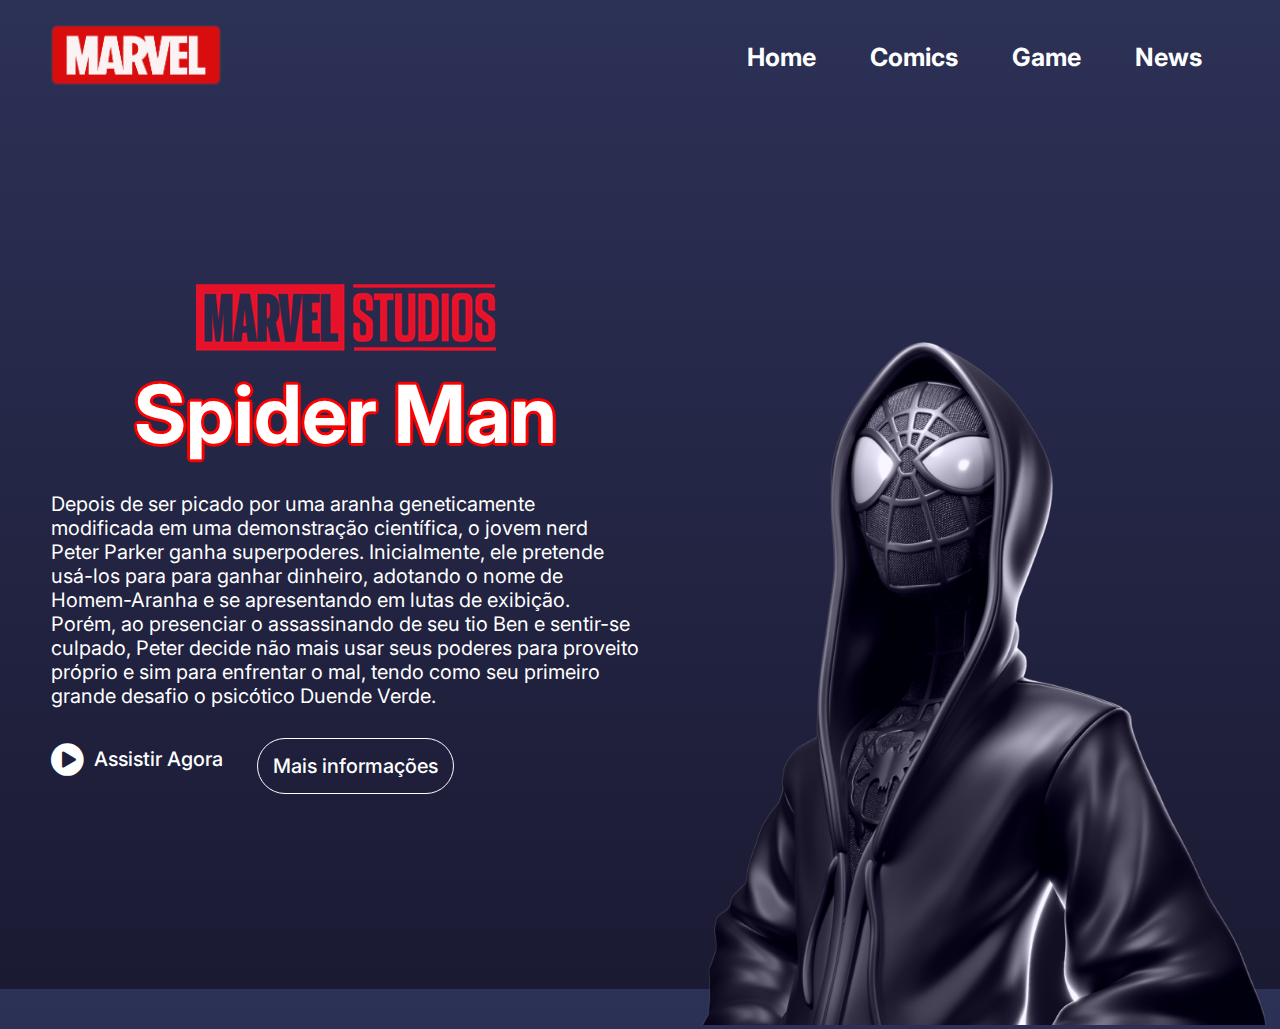
<file: index.html>
<!DOCTYPE html>
<html lang="pt-BR">
<head>
    <meta charset="UTF-8">
    <meta http-equiv="X-UA-Compatible" content="IE=edge">
    <meta name="viewport" content="width=device-width, initial-scale=1.0">
    <link rel="stylesheet" href="https://cdnjs.cloudflare.com/ajax/libs/font-awesome/4.7.0/css/font-awesome.min.css">
    <link rel="stylesheet" href="style.css">
    <title>Landing Page -SpiderMan</title>
</head>

<body>
    <div class="container">
        <nav>
            <div class="logo">
                <a href="index.html">
                    <img src="./src/img/logo.png" alt="Logo Marvel">
                </a>
            </div>
            <ul>
                <li><a href="index.html">Home</a></li>
                <li><a href="https://spiderman.marvelhq.com/comics">Comics</a></li>
                <li><a href="https://store.playstation.com/pt-br/product/UP9000-CUSA02299_00-MARVELSSMGOTY000">Game</a></li>
                <li><a href="news.html">News</a></li>
            </ul>
        </nav>
        <section>
            <div class="section-text">
                <img src="./src/img/marvel-studios.png" alt="marvel-studios">
                <h1>Spider Man</h1>
                <p>Depois de ser picado por uma aranha geneticamente modificada em uma demonstração científica, o jovem nerd Peter Parker ganha superpoderes. Inicialmente, ele pretende usá-los para para ganhar dinheiro, adotando o nome de Homem-Aranha e se apresentando em lutas de exibição. Porém, ao presenciar o assassinando de seu tio Ben e sentir-se culpado, Peter decide não mais usar seus poderes para proveito próprio e sim para enfrentar o mal, tendo como seu primeiro grande desafio o psicótico Duende Verde.</p>
                <div>
                    <button>
                        <i class="fa fa-play-circle"></i>
                        Assistir Agora
                    </button>
                    <button>
                    <a link></a> Mais informações</button>
                </div>
            </div>
            <div class="section-img">
                <img src="./src/img/spidermam.png" alt="-SpiderMan">
            </div>
        </section>
    </div>
</body>
</html>
</file>
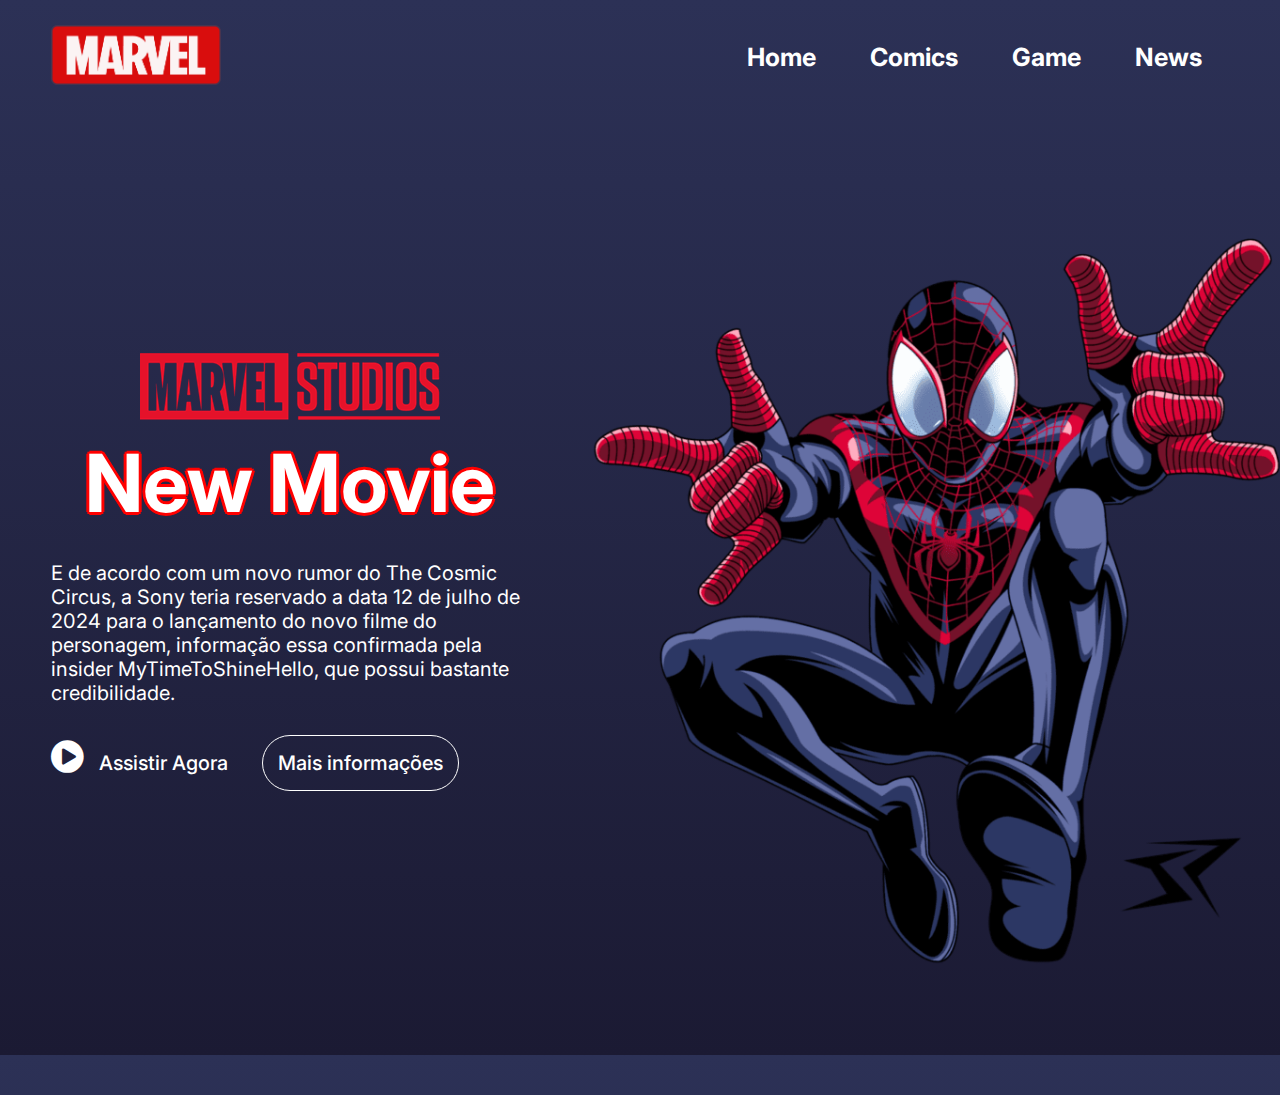
<file: news.html>
<!DOCTYPE html>
<html lang="pt-BR">
<head>
    <meta charset="UTF-8">
    <meta http-equiv="X-UA-Compatible" content="IE=edge">
    <meta name="viewport" content="width=device-width, initial-scale=1.0">
    <link rel="stylesheet" href="https://cdnjs.cloudflare.com/ajax/libs/font-awesome/4.7.0/css/font-awesome.min.css">
    <link rel="stylesheet" href="style.css">
    <title>News -SpiderMan</title>
</head>

<body>
    <div class="container">
        <nav>
            <div class="logo">
                <a href="index.html">
                    <img src="./src/img/logo.png" alt="Logo Marvel">
                </a>
            </div>
            <ul>
                <li><a href="index.html">Home</a></li>
                <li><a href="#">Comics</a></li>
                <li><a href="https://store.playstation.com/pt-br/product/UP9000-CUSA02299_00-MARVELSSMGOTY000">Game</a></li>
                <li><a href="#">News</a></li>
            </ul>
        </nav>
        <section>
            <div class="section-text">
                <img src="./src/img/marvel-studios.png" alt="marvel-studios">
                <h1>New Movie</h1>
                <p>E de acordo com um novo rumor do The Cosmic Circus, a Sony teria reservado a data 12 de julho de 2024 para o lançamento do novo filme do personagem, informação essa confirmada pela insider MyTimeToShineHello, que possui bastante credibilidade.</p>
                <div>
                    <button class="trailer">
                        <a href="https://www.youtube.com/watch?v=CyiiEJRZjSU">
                            <i class="fa fa-play-circle"></i>
                            Assistir Agora
                        </a>
                    </button>
                    <button>
                    <a link></a> Mais informações</button>
                </div>
            </div>
            <div class="section-img2">
                <img src="./src/img/Ilustração-do-Homem-Aranha-PNG-745x1024.png" alt="-SpiderMan">
            </div>
        </section>
    </div>
</body>
</html>
</file>
<file: style.css>
@import url('https://fonts.googleapis.com/css2?family=Inter:wght@200;300;400;500&display=swap');

*{
    margin: 0;
    padding: 0;
    box-sizing: border-box;
    font-family: 'Inter', sans-serif;
}

.container{
    max-width: 1400px;
    margin: 0 auto;
    padding: 0 4%;
}

body{
    background: linear-gradient(#2c3156,#1b1a33);
    overflow-y: hidden;
}

nav{
    display: flex;
    justify-content: space-between;
    align-items: center;
    padding-top: 25px;
}

.logo{
    width: 170px;
}

.logo img{
    width: 100%;
}

nav ul{
    display: flex;
    list-style: none;
}

nav ul li{
    padding: 0 15px;
    font-size: 25px;
}

nav ul li a{
    color: white;
    text-decoration: none;
    transition: 400ms;
    border-radius: 10rem;
    padding: 12px;
    font-weight: bold;
}

nav ul li a:hover{
    color: red;
    background-color: white;
}

section{
    display: flex;
    align-items: center;
    position: relative;
    min-height: 100vh;
}

.section-text{
    color: white;
    width: 50%;
    text-align: center;
}

.section-text h1{
    font-size: 5rem;
    margin-top: 10px;
    text-shadow: 3px 0 red,
        -3px 0 red,
        0 3px red,
        0 -3px red,
        2px 2px red,
        -2px -2px red,
        2px -2px red,
        -2px 2px red;
}

.section-text p{
    font-size: 20px;
    margin: 30px 0;
    font-weight: 400;
    text-align: left;
}

.section-text div{
    text-align: left;
}

.section-text div button{
    font-size: 20px;
    color: white;
    border: none;
    background-color: transparent;
    margin-right: 30px;
    font-weight: 500;
    transition: 350ms;
    cursor: pointer;
}

.section-text div button i{
    font-size: 38px;
    margin-right: 10px;
}

.section-text div button:first-child{
    display: inline-flex;
    align-items: center;
}

.section-text div button:last-child{
    border: 1px solid white;
    border-radius: 50px;
    padding: 15px;
}

.section-text div button:hover{
    color: red;
    border-color: red;
}

.section-img{
    position: absolute;
    right: -60px;
    bottom: -40px;
}

.section-img img{
    width: 750px;
}

.section-img2{
    position: relative;
    right: -60px;
    bottom: -40px;
}

.section-img2 img{
    width: 700px;
}

.section-text .trailer a{
    text-decoration: none;
    color: white;
    align-items: center;
    justify-content: center;
    transition: 350ms;
}

.section-text .trailer a:hover{
    color: red;
}
</file>
